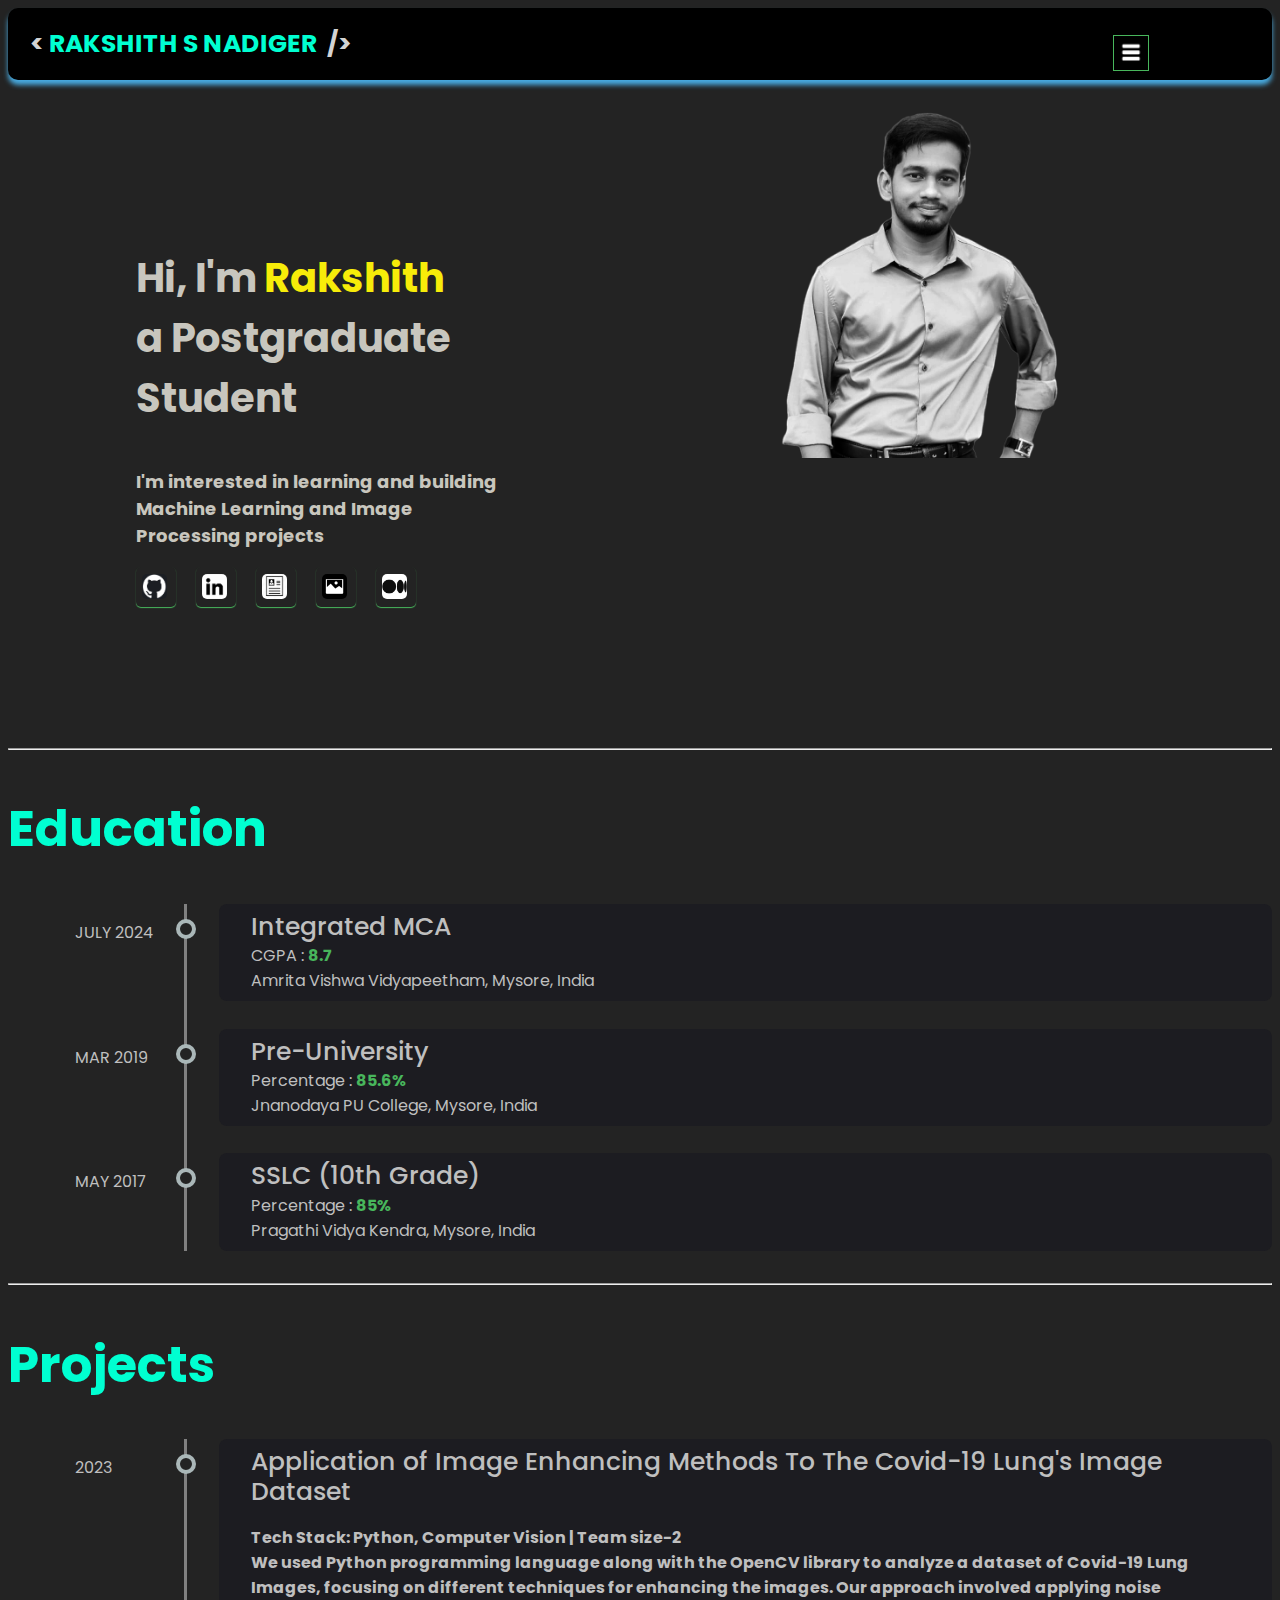
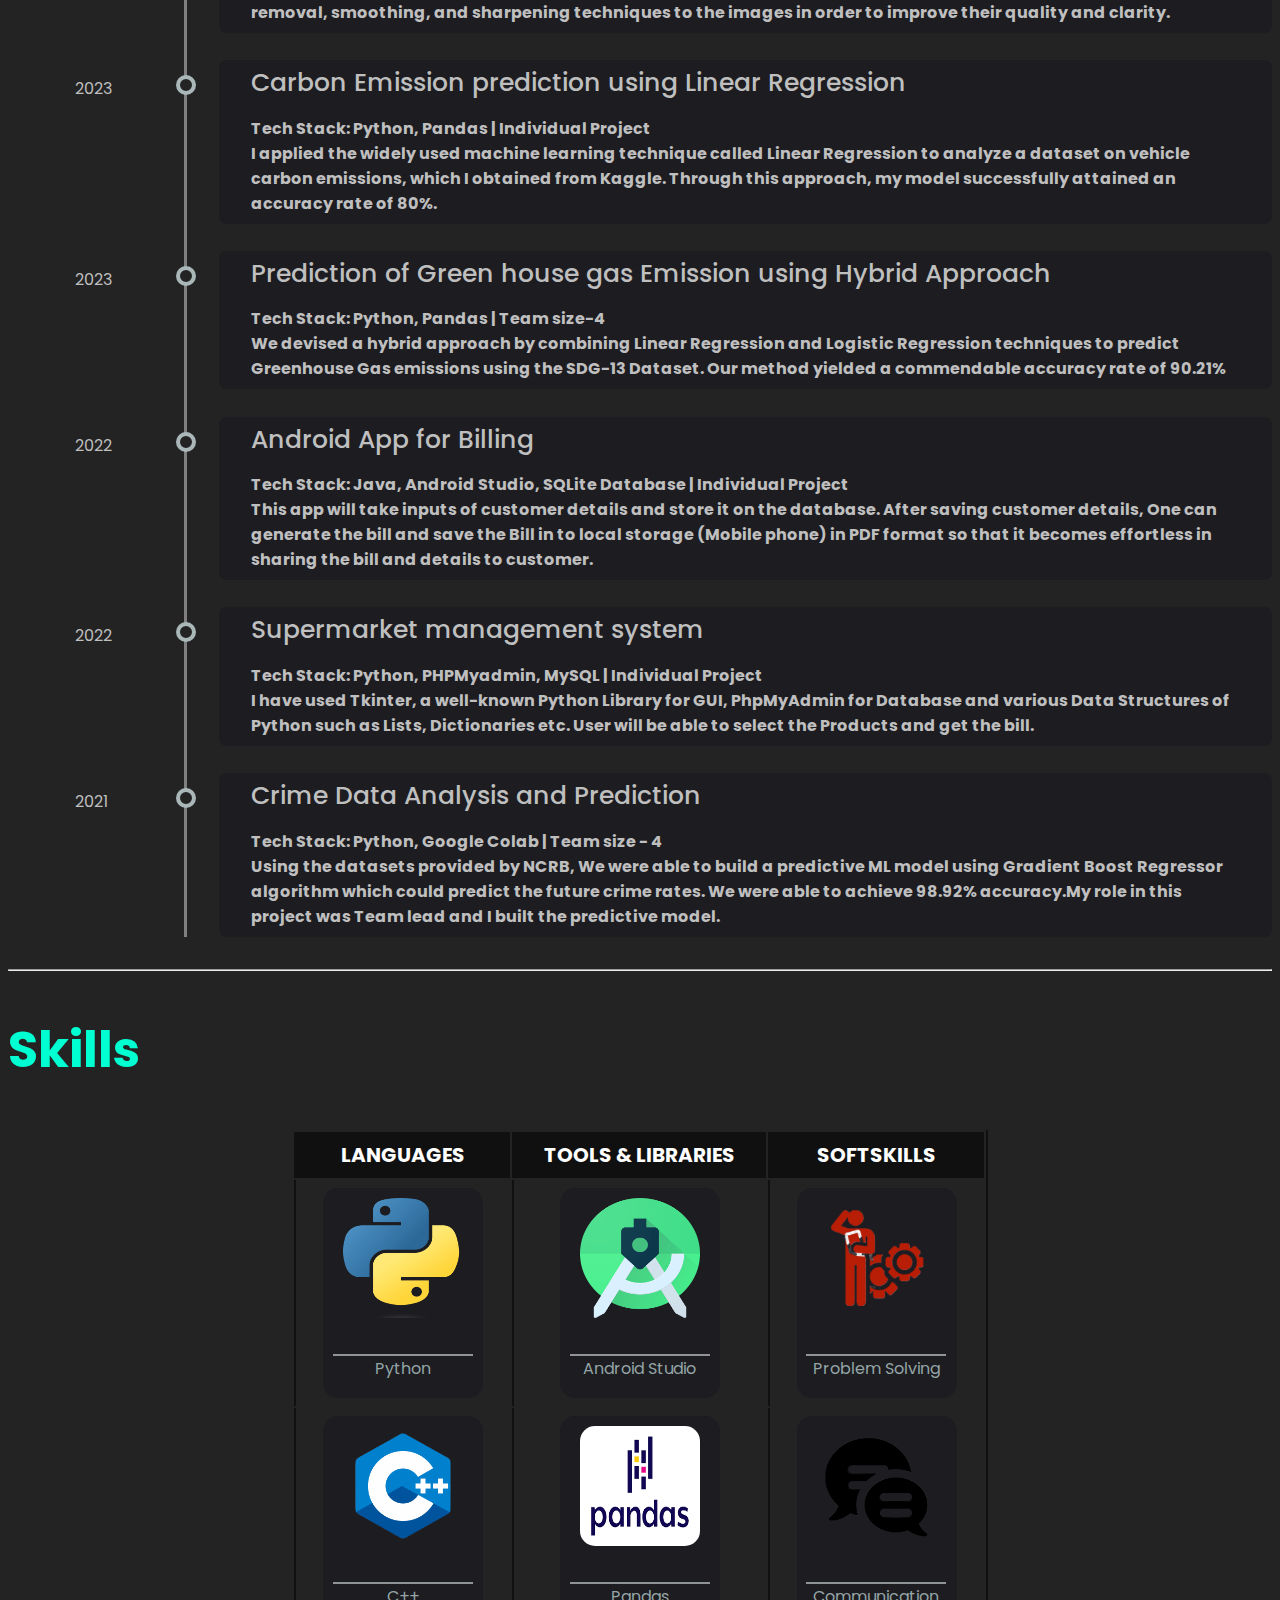
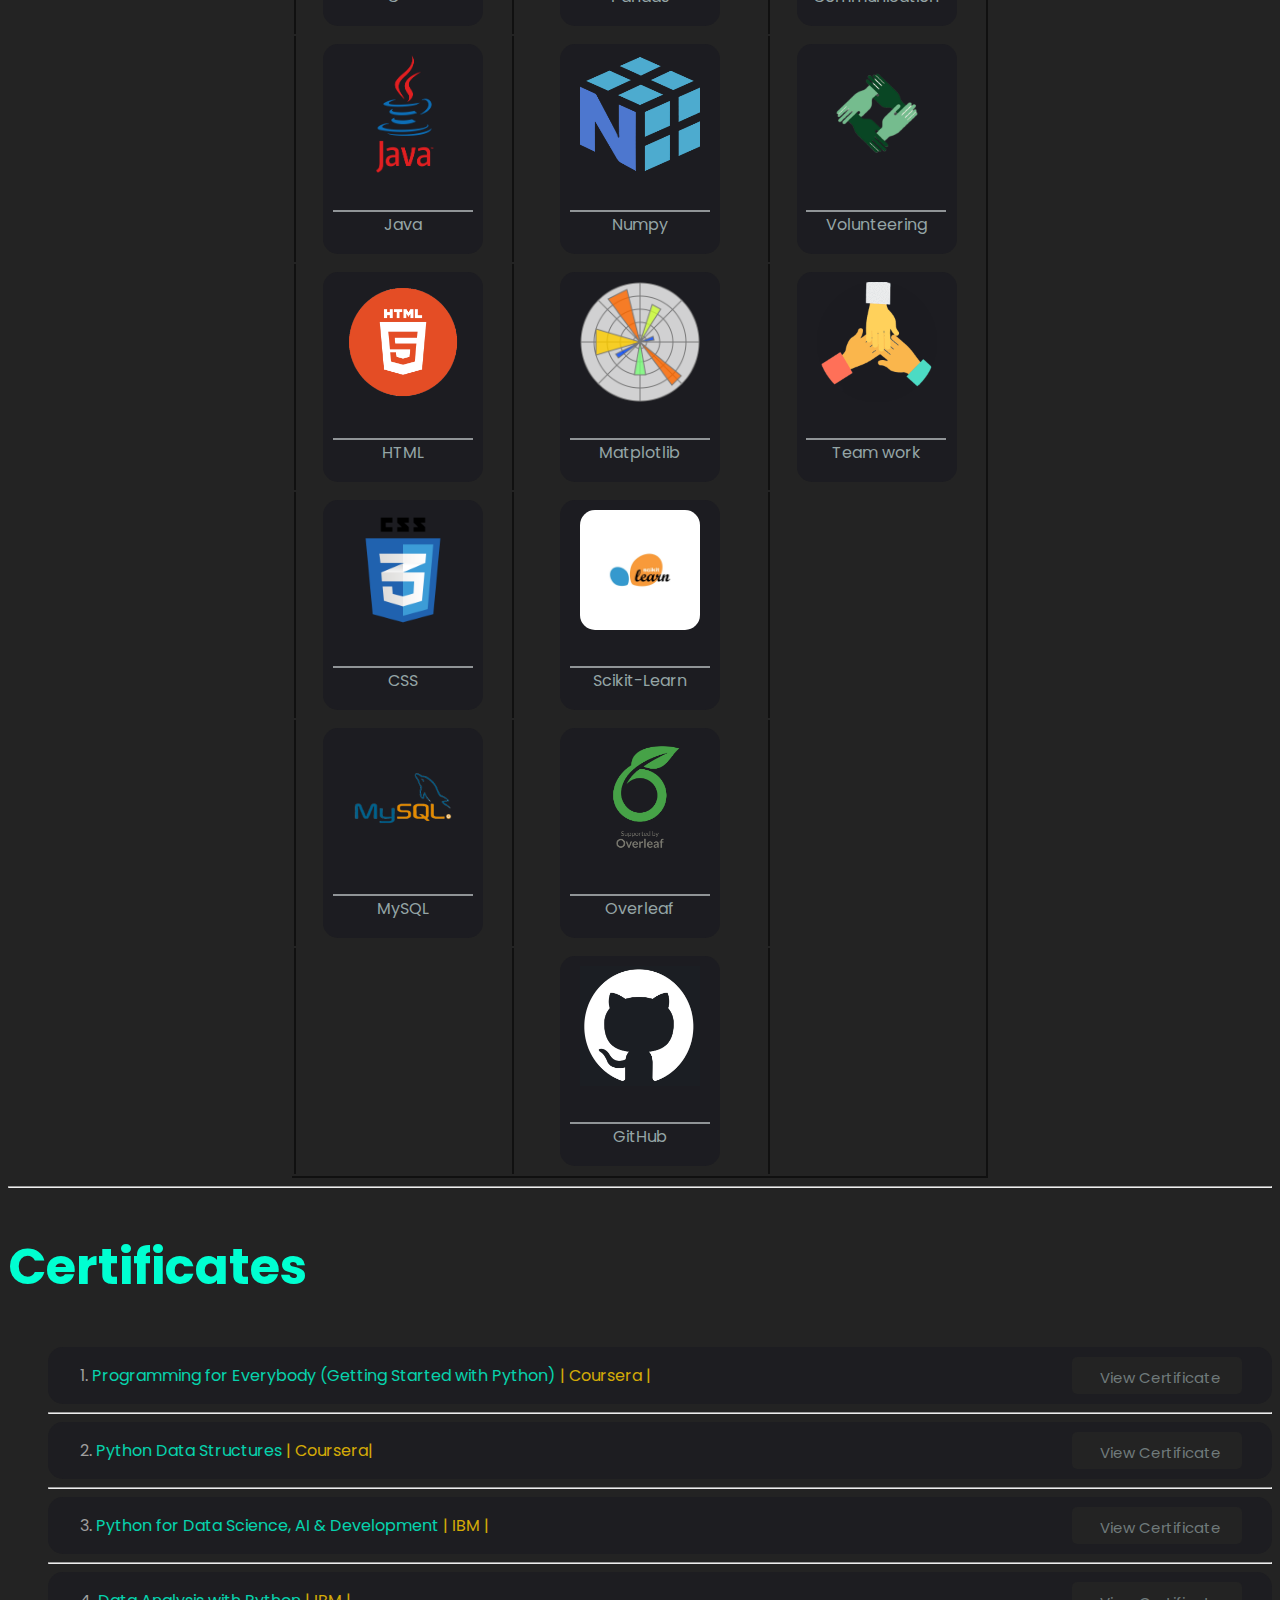
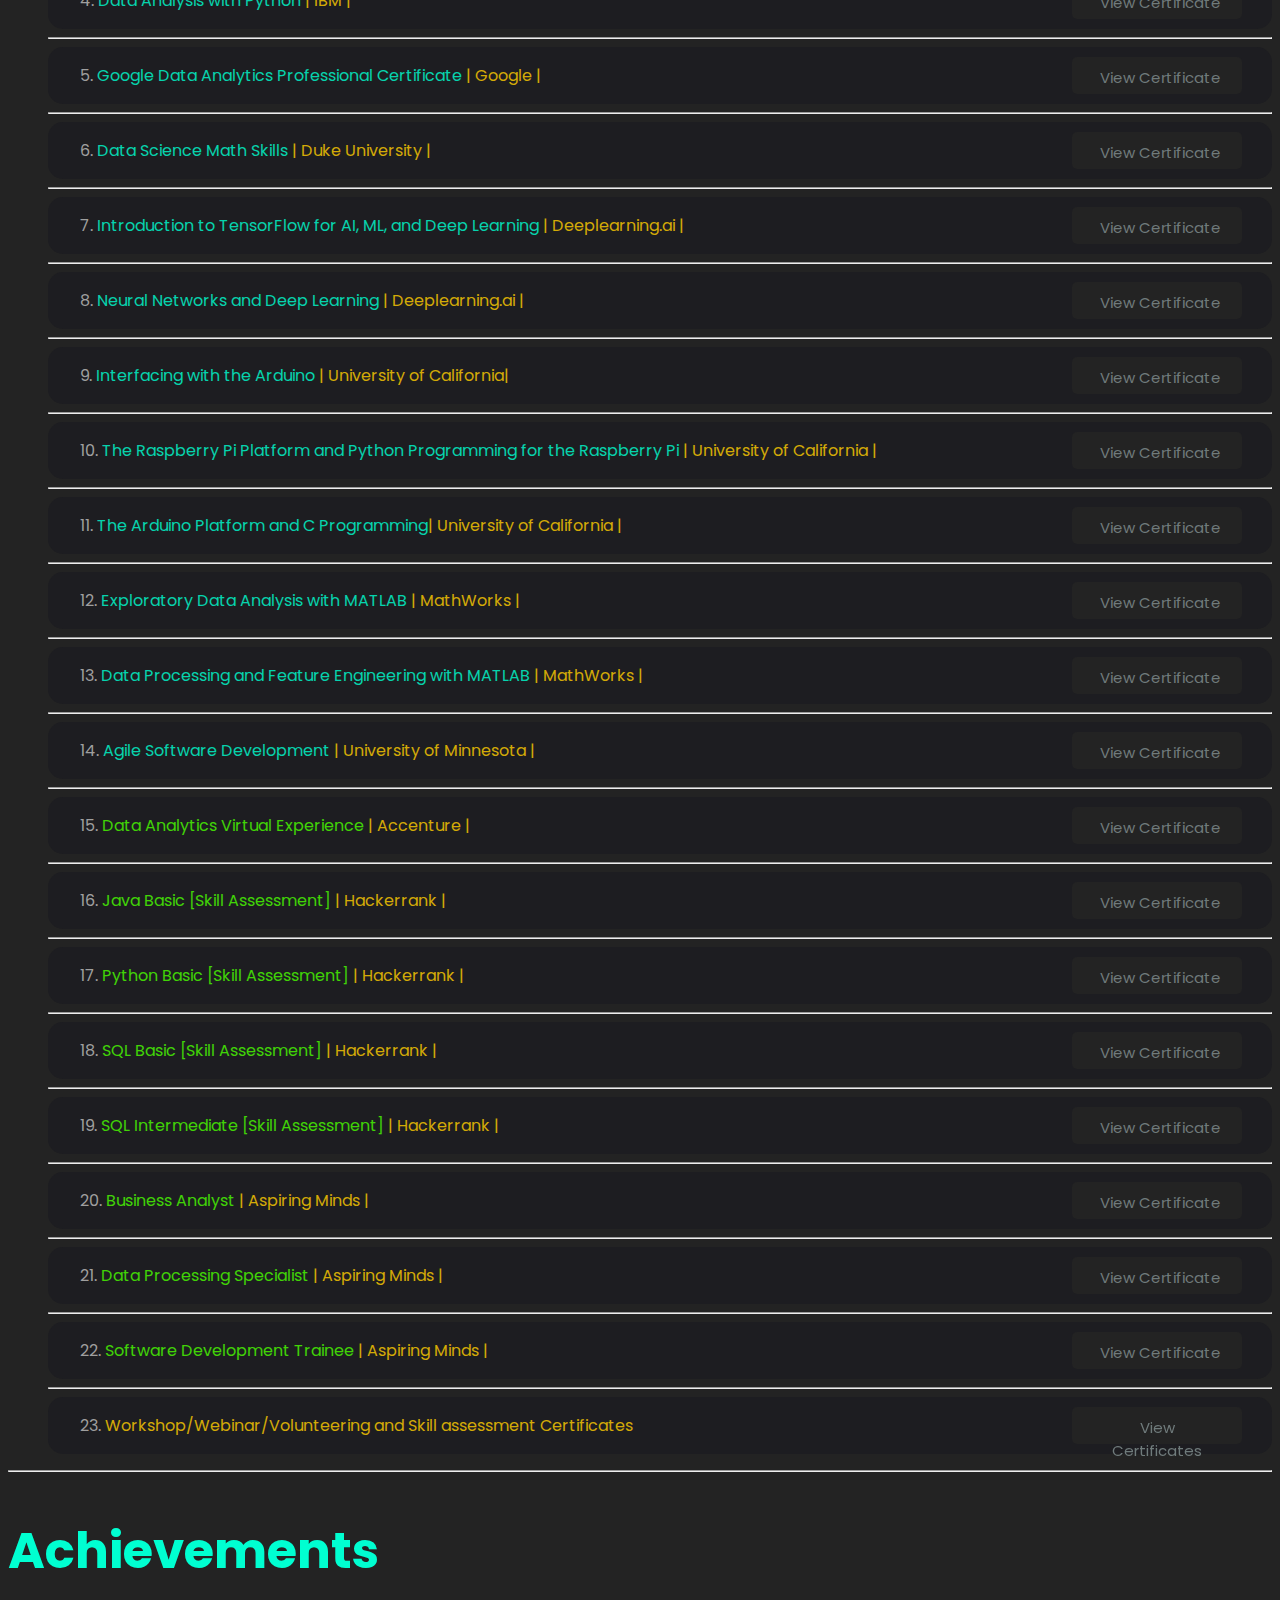
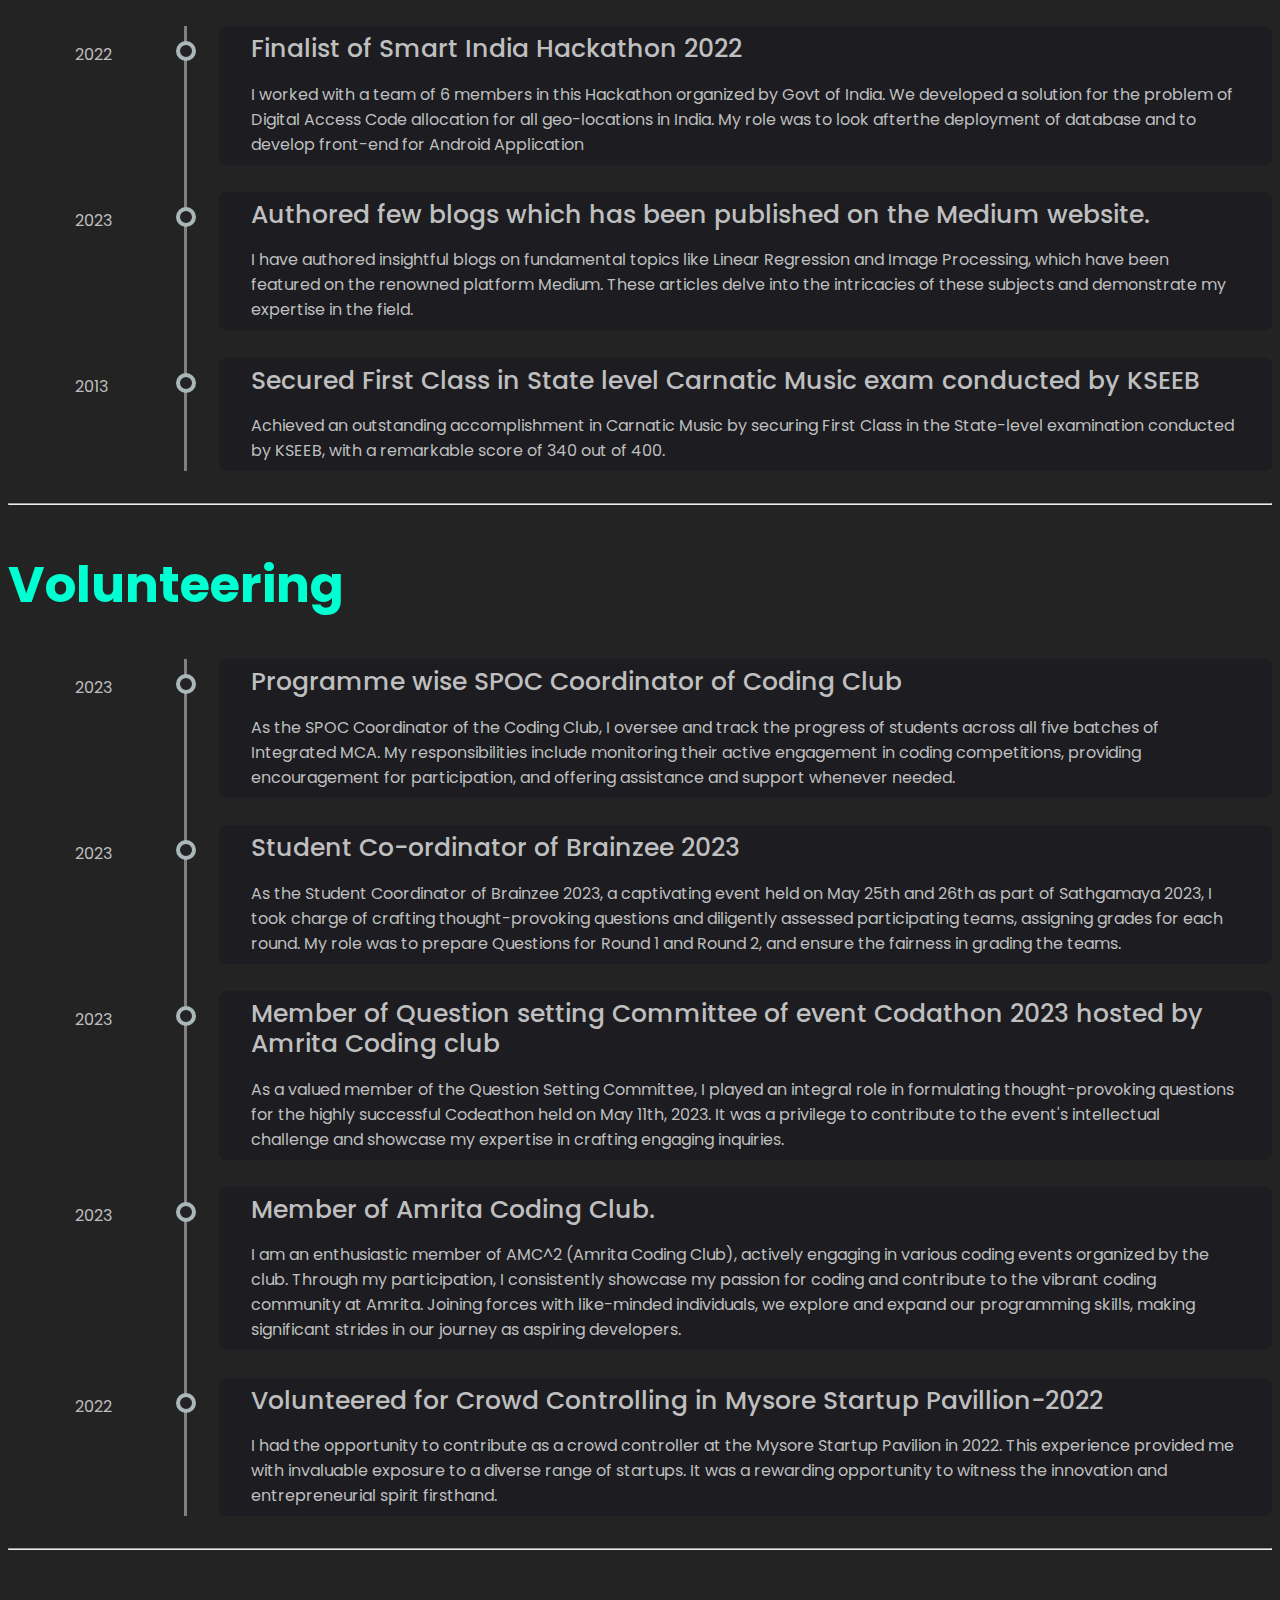
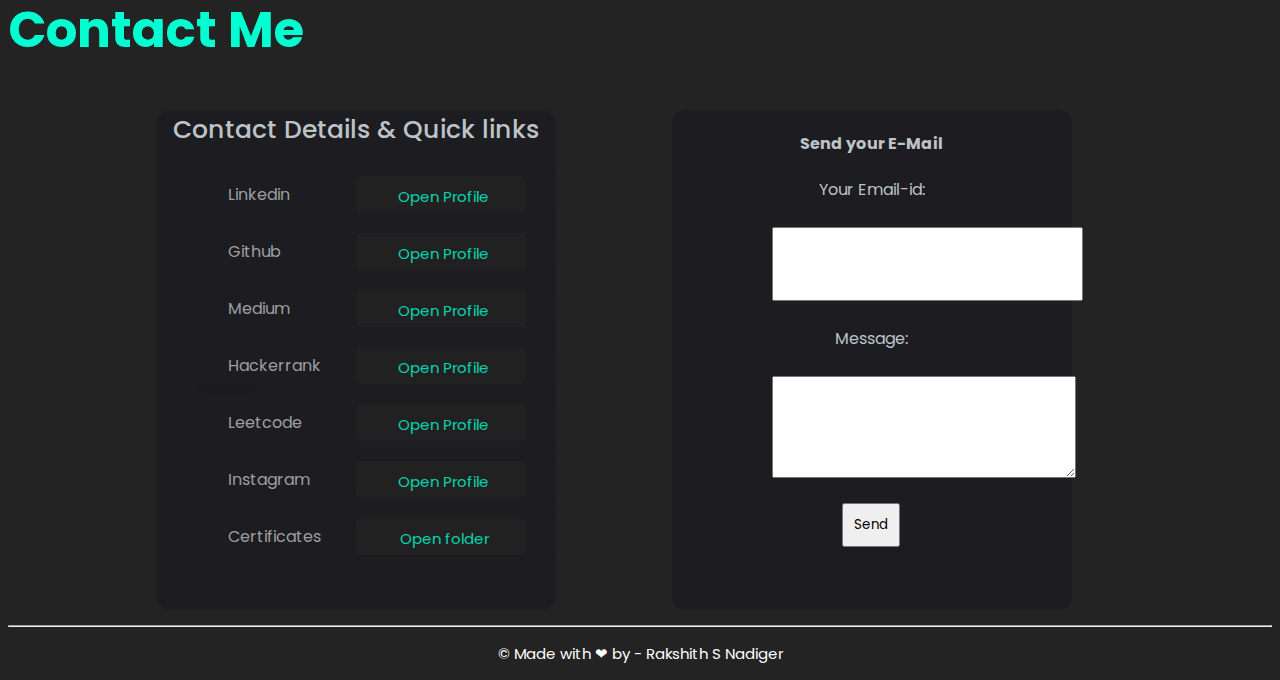
<file: index.html>
<html>
	<head>
	<link rel="stylesheet" href="indexcss.css">
	<title>Portfolio</title>
    <meta charset="UTF-8" />
    <meta http-equiv="X-UA-Compatible" content="IE=edge" />
    <meta name="viewport" content="width=device-width, initial-scale=1.0" />
  
	<link rel="stylesheet" as="font" onload="this.onload=null;this.rel='stylesheet'" href="https://fonts.googleapis.com/css?family=Poppins|Open+Sans:400italic,700italic,400,700">
	</head>
	<body>
	
	<script>
      /* Storing user's device details in a variable*/
      let details = navigator.userAgent;
      
      /* Creating a regular expression
      containing some mobile devices keywords
      to search it in details string*/
      let regexp = /android|iphone|kindle|ipad/i;
      
      /* Using test() method to search regexp in details
      it returns boolean value*/
      let isMobileDevice = regexp.test(details);
      
      if (isMobileDevice) {
		 alert("Error \n Please use Either PC or switch your Browser to Desktop mode to view this webpage");
      } else {
      }
   </script>
	
	
	
	<section class='title'>
	<h1><span style="color:lightgray;"> < </span> RAKSHITH S NADIGER <span style="color:lightgray;">  &nbsp;/> </span>
<div class="square1"><nav>
<div class="dropdown-menu">
<button class="menu-btn"><img src='icons/nav.jpg' width='30px' height='30px'/></button>
<div class="menu-content">
<a class="links-hidden" href="#edu">Education</a>
<a class="links-hidden" href="#proj">Projects</a>
<a class="links-hidden" href="#skills">Skills</a>
<a class="links-hidden" href="#cert">Certificates</a>
<a class="links-hidden" href="#ach">Achievements</a>
<a class="links-hidden" href="#contact">Contact ME!</a>
</div>
</div>
</nav></div>

	</section>
	<div class='grid'>
	<div class='intro'>
	<p style='font-size:40px'>Hi, I'm <span style="color:#F7EC09">Rakshith</span><br/> a Postgraduate Student</p>
	<p>I'm interested in learning and building Machine Learning and Image Processing projects</p>
	
	<p>
	<div class="square2"><a href='https://github.com/Rakshith102001'><img src='icons/git.jpg' width='25px' height='25px'/></a></div> &nbsp
	<div class="square2"><a href='https://www.linkedin.com/in/rakshith-s-nadiger-190b52209/'><img src='icons/linkedin.png' width='25px' height='25px'/></a></div> &nbsp;
	<div class="square2"><a href='resume.pdf'><img src='icons/resume.jpg' width='25px' height='25px'/></a></div>
	<div class="square2"><a href='Gallery page/gallery.html'><img src='icons/gallery.jpg' width='25px' height='25px'/></a></div>
	<div class="square2"><a href='https://medium.com/@rakshithsn2001'><img src='icons/medium.png' width='25px' height='25px'/></a></div>
	</p>
	</div>
	<div style='padding:8rem; position:relative;right:-5px;'>
	<div class="square"><img class='mine' src='icons/Me3.png' width='290px' height='350px'/></div>
	</div>
	</div>
	<hr style='color:#BDC3C7 ;'>
	
	
	 <h2 id='edu' class="educationsec">Education</h2>
     <ul class="timeline-items">
          <li class="timeline-item ptf-card">
            <h3>
              Integrated MCA
            </h3>
            <p class="date-interval">
              <time datetime="2023-04">JULY 2024</time>
            </p>
            <p class="location">CGPA : <span style='color:#48B65C;font-weight:bold;'> 8.7 </span><br/> Amrita Vishwa Vidyapeetham, Mysore, India</p>
          </li>
          <li class="timeline-item ptf-card">
            <h3>Pre-University</h3>
            <p class="date-interval">
              <time datetime="2018-05">MAR 2019</time>
            </p>
            <p class="location">Percentage : <span style='color:#48B65C;font-weight:bold;'> 85.6% </span><br/>Jnanodaya PU College, Mysore, India</p>
          </li>
          <li class="timeline-item ptf-card">
            <h3>SSLC (10th Grade) </h3>
            <p class="date-interval">
              <time datetime="2016-05">MAY 2017</time>
            </p>
            <p class="location">Percentage : <span style='color:#48B65C;font-weight:bold;'> 85% </span><br/>Pragathi Vidya Kendra, Mysore, India</p>
          </li>
        </ul>
	<hr style='color:#BDC3C7 ;'>
	
	<h2 id='proj' class="educationsec">Projects</h2>
     <ul class="timeline-items">
          <li class="timeline-item ptf-card">
            <h3>
             Application of Image Enhancing Methods To The Covid-19 Lung's Image Dataset
            </h3>
            <p class="date-interval">
              <time datetime="2023-04">2023</time>
            </p>
            <p class="desc">Tech Stack: Python, Computer Vision | Team size-2 <br/>
We used Python programming language along with the OpenCV library to analyze a dataset of Covid-19 Lung Images, focusing on different techniques for enhancing the images. Our approach involved applying noise removal, smoothing, and sharpening techniques to the images in order to improve their quality and clarity.</p>
          </li>
          <li class="timeline-item ptf-card">
            <h3>Carbon Emission prediction using Linear Regression </h3>
            <p class="date-interval">
              <time datetime="2018-05">2023</time>
            </p>
            <p class="desc">Tech Stack: Python, Pandas | Individual Project <br/>
I applied the widely used machine learning technique called Linear Regression to analyze a dataset on vehicle carbon emissions, which I obtained from Kaggle. Through this approach, my model successfully attained an accuracy rate of 80%.</p>
          </li>
          <li class="timeline-item ptf-card">
            <h3>Prediction of Green house gas Emission using Hybrid
Approach </h3>
            <p class="date-interval">
              <time datetime="2016-05">2023</time>
            </p>
            <p class="desc">Tech Stack: Python, Pandas | Team size-4<br/>
We devised a hybrid approach by combining Linear Regression and Logistic Regression techniques to predict Greenhouse Gas emissions using the SDG-13 Dataset. Our method yielded a commendable accuracy rate of 90.21%</p>
          </li>
		  <li class="timeline-item ptf-card">
            <h3>
              Android App for Billing
            </h3>
            <p class="date-interval">
              <time datetime="2023-04">2022</time>
            </p>
            <p class="desc">Tech Stack: Java, Android Studio, SQLite Database | Individual Project <br/>
This app will take inputs of customer details and store it on the database. After saving customer details, One can generate the bill and save the Bill in to local storage (Mobile phone) in PDF format so that it becomes effortless in sharing the bill and details to customer.</p>
          </li>
          <li class="timeline-item ptf-card">
            <h3>Supermarket management system</h3>
            <p class="date-interval">
              <time datetime="2018-05">2022</time>
            </p>
            <p class="desc">Tech Stack: Python, PHPMyadmin, MySQL | Individual Project <br/>
I have used Tkinter, a well-known Python Library for GUI, PhpMyAdmin for Database and various Data Structures of Python such as Lists, Dictionaries etc. User will be able to select the Products and get the bill.</p>
          </li>
          <li class="timeline-item ptf-card">
            <h3>Crime Data Analysis and Prediction </h3>
            <p class="date-interval">
              <time datetime="2016-05">2021</time>
            </p>
            <p class="desc">Tech Stack: Python, Google Colab | Team size - 4<br/>
Using the datasets provided by NCRB, We were able to build a predictive ML model using Gradient Boost Regressor algorithm which could predict the future crime rates. We were able to achieve 98.92% accuracy.My role in this project was Team lead and I built the predictive model.</p>
          </li>
		  
        </ul>
	<hr style='color:#BDC3C7 ;'>
	
	<h2 id='skills' class="educationsec">Skills</h2><center>
	<table width='55%' style='text-align:center;align-items:center;'>
	<tr bgcolor='#101010' style='color:white;font-size:20px'>
		<th border='1px'>LANGUAGES</th>
		<th border='1px'>TOOLS & LIBRARIES</th>
		<th border='1px'>SOFTSKILLS</th>
	</tr>
	
	<tr>
		<td><center><div class="square4"><center><img src='icons/py.png' class='logo' width='120px' height='120px' style='padding:10px;'/></center><br/><div class="square3"><center>Python</center></div></div></center></td>
		<td><center><div class="square4"><center><img src='icons/android.png' class='logo' width='120px' height='120px' style='padding:10px;'/></center><br/><div class="square3"><center>Android Studio</center></div></div></center></td>
		<td><center><div class="square4"><center><img src='icons/ps.png' class='logo' width='120px' height='120px' style='padding:10px;'/></center><br/><div class="square3"><center>Problem Solving</center></div></div></center></td>
	</tr>
	
	<tr>
		<td><center><div class="square4"><center><img src='icons/cpp.png' class='logo' width='120px' height='120px' style='padding:10px;'/></center><br/><div class="square3"><center>C++</center></div></div></center></td>
		<td><center><div class="square4"><center><img src='icons/pandas.png' class='logo' width='120px' height='120px' style='padding:10px;border-radius:25px;'/></center><br/><div class="square3"><center>Pandas</center></div></div></center></td>
		<td><center><div class="square4"><center><img src='icons/com.png' class='logo' width='120px' height='120px' style='padding:10px;'/></center><br/><div class="square3"><center>Communication</center></div></div></center></td>
	</tr>
	
	<tr>
		<td><center><div class="square4"><center><img src='icons/java.png' class='logo' width='120px' height='120px' style='padding:10px;'/></center><br/><div class="square3"><center>Java</center></div></div></center></td>
		<td><center><div class="square4"><center><img src='icons/numpy.png' class='logo' width='120px' height='120px' style='padding:10px;'/></center><br/><div class="square3"><center>Numpy</center></div></div></center></td>
		<td><center><div class="square4"><center><img src='icons/vol.png' class='logo' width='120px' height='120px' style='padding:10px;'/></center><br/><div class="square3"><center>Volunteering</center></div></div></center></td>
	</tr>
	
	<tr>
		<td><center><div class="square4"><center><img src='icons/html.png' class='logo' width='120px' height='120px' style='padding:10px;'/></center><br/><div class="square3"><center>HTML</center></div></div></center></td>
		<td><center><div class="square4"><center><img src='icons/mat.png' class='logo' width='120px' height='120px' style='padding:10px;'/></center><br/><div class="square3"><center>Matplotlib</center></div></div></center></td>
		<td><center><div class="square4"><center><img src='icons/team.png' class='logo' width='120px' height='120px' style='padding:10px;'/></center><br/><div class="square3"><center>Team work</center></div></div></center></td>
	</tr>
	
	<tr>
		<td><center><div class="square4"><center><img src='icons/css.png' class='logo' width='120px' height='120px' style='padding:10px;'/></center><br/><div class="square3"><center>CSS</center></div></div></center></td>
		<td><center><div class="square4"><center><img src='icons/sk.png' class='logo' width='120px' height='120px' style='padding:10px;border-radius:25px;'/></center><br/><div class="square3"><center>Scikit-Learn</center></div></div></center></td>
		<td></td>
	</tr>
	
	<tr>
		<td><center><div class="square4"><center><img src='icons/sql.png' class='logo' width='120px' height='120px' style='padding:10px;'/></center><br/><div class="square3"><center>MySQL</center></div></div></center></td>
		<td><center><div class="square4"><center><img src='icons/latex.png' class='logo' width='120px' height='120px' style='padding:10px;'/></center><br/><div class="square3"><center>Overleaf</center></div></div></center></td>
		<td></td>
		</tr>
	
	<tr>
		<td></td>
		<td><center><div class="square4"><center><img src='icons/git.jpg' class='logo' width='120px' height='120px' style='padding:10px;'/></center><br/><div class="square3"><center>GitHub</center></div></div></center></td>
		<td></td>
		</tr>
	</table></center>
		   
	<hr style='color:#BDC3C7 ;'>
	<h2 id='cert' class="educationsec">Certificates</h2>
	<center><ul id='certp'>
	<li class='certs'><p>1. <span style='color:#00FFD1'>Programming for Everybody (Getting Started with Python) </span><span style='color:#FFCD00'>| Coursera |</span> </p><div class="square5"><a href='https://coursera.org/share/ad9ec8e232d9806a7d5a5e1eb92cd46b'>View Certificate</a></div></li>
	<hr style='color:#BDC3C7 ;'>
	<li class='certs'><p>2.<span style='color:#00FFD1'> Python Data Structures </span><span style='color:#FFCD00'>| Coursera|</span> </p><div class="square5"><a href='https://coursera.org/share/235a8a339e0fd2c8563b22ee135de95e'>View Certificate</a></div></li>
	<hr style='color:#BDC3C7 ;'>
	<li class='certs'><p>3. <span style='color:#00FFD1'>Python for Data Science, AI & Development </span><span style='color:#FFCD00'>| IBM |</span> </p><div class="square5"><a href='https://coursera.org/share/dae89da1654ac29361729215316e36a9'>View Certificate</a></div></li>
	<hr style='color:#BDC3C7 ;'>
	<li class='certs'><p>4. <span style='color:#00FFD1'>Data Analysis with Python </span><span style='color:#FFCD00'>| IBM |</span> </p><div class="square5"><a href='https://coursera.org/share/35783b4243e356e5f3cd87bcfb5affd8'>View Certificate</a></div></li>
	<hr style='color:#BDC3C7 ;'>
	<li class='certs'><p>5. <span style='color:#00FFD1'>Google Data Analytics Professional Certificate </span><span style='color:#FFCD00'>| Google |</span> </p><div class="square5"><a href='https://coursera.org/share/21ecb95acb74a454315c74dc8727927c'>View Certificate</a></div></li>
	<hr style='color:#BDC3C7 ;'>
	<li class='certs'><p>6. <span style='color:#00FFD1'>Data Science Math Skills </span><span style='color:#FFCD00'>| Duke University |</span> </p><div class="square5"><a href='https://coursera.org/share/86b6dbfc2830d6eb50e2a91a8d7cde3a'>View Certificate</a></div></li>
	<hr style='color:#BDC3C7 ;'>
	<li class='certs'><p>7. <span style='color:#00FFD1'>Introduction to TensorFlow for AI, ML, and Deep Learning </span><span style='color:#FFCD00'>| Deeplearning.ai |</span> </p><div class="square5"><a href='https://coursera.org/share/f62108ca629352380eeb4531b10ab103'>View Certificate</a></div></li>
	<hr style='color:#BDC3C7 ;'>
	<li class='certs'><p>8.  <span style='color:#00FFD1'>Neural Networks and Deep Learning </span><span style='color:#FFCD00'>| Deeplearning.ai |</span> </p><div class="square5"><a href='https://coursera.org/share/bc79862a263087488b3e2ec81f1aac55'>View Certificate</a></div></li>
	<hr style='color:#BDC3C7 ;'>
	<li class='certs'><p>9.<span style='color:#00FFD1'> Interfacing with the Arduino </span><span style='color:#FFCD00'>| University of California|</span> </p><div class="square5"><a href='https://coursera.org/share/39866523643fa5bfb42d89db8c9ddddc'>View Certificate</a></div></li>
	<hr style='color:#BDC3C7 ;'>
	<li class='certs'><p>10. <span style='color:#00FFD1'>The Raspberry Pi Platform and Python Programming for the Raspberry Pi </span><span style='color:#FFCD00'>| University of California |</span> </p><div class="square5"><a href='https://coursera.org/share/4d4e74a08ed88c3e8d24600077e8ee52'>View Certificate</a></div></li>
	<hr style='color:#BDC3C7 ;'>
	<li class='certs'><p>11. <span style='color:#00FFD1'>The Arduino Platform and C Programming</span><span style='color:#FFCD00'>| University of California |</span> </p><div class="square5"><a href='https://coursera.org/share/2e704634b65bc87a6bdfcdd6d94182a8'>View Certificate</a></div></li>
	<hr style='color:#BDC3C7 ;'>
	<li class='certs'><p>12. <span style='color:#00FFD1'>Exploratory Data Analysis with MATLAB </span><span style='color:#FFCD00'>| MathWorks |</span> </p><div class="square5"><a href='https://coursera.org/share/9891a0b9d2cbcc789ec238628f6251d5'>View Certificate</a></div></li>
	<hr style='color:#BDC3C7 ;'>
	<li class='certs'><p>13. <span style='color:#00FFD1'>Data Processing and Feature Engineering with MATLAB </span><span style='color:#FFCD00'>| MathWorks |</span> </p><div class="square5"><a href='https://coursera.org/share/55d3b1e2f7c909b42e4386a3eb01a650'>View Certificate</a></div></li>
	<hr style='color:#BDC3C7 ;'>
	<li class='certs'><p>14. <span style='color:#00FFD1'>Agile Software Development </span><span style='color:#FFCD00'>| University of Minnesota |</span> </p><div class="square5"><a href='https://coursera.org/share/4b6be7625a2c306a954beb4e7162f3ac'>View Certificate</a></div></li>
	<hr style='color:#BDC3C7 ;'>
	
	<li class='certs'><p>15. <span style='color:#49FF00'>Data Analytics Virtual Experience </span><span style='color:#FFCD00'>| Accenture |</span> </p><div class="square5"><a href='https://insidesherpa.s3.amazonaws.com/completion-certificates/Accenture%20North%20America/hzmoNKtzvAzXsEqx8_Accenture_DEHu8MLdsumB7HAgu_1638544463033_completion_certificate.pdf'>View Certificate</a></div></li>
	<hr style='color:#BDC3C7 ;'>
	<li class='certs'><p>16.  <span style='color:#49FF00'>Java Basic [Skill Assessment] </span><span style='color:#FFCD00'>| Hackerrank |</span> </p><div class="square5"><a href='https://www.hackerrank.com/certificates/b94f7a47a822'>View Certificate</a></div></li>
	<hr style='color:#BDC3C7 ;'>
	<li class='certs'><p>17.  <span style='color:#49FF00'>Python Basic [Skill Assessment] </span><span style='color:#FFCD00'>| Hackerrank |</span> </p><div class="square5"><a href='https://www.hackerrank.com/certificates/ee6a0afd63a9'>View Certificate</a></div></li>
	<hr style='color:#BDC3C7 ;'>
	<li class='certs'><p>18.  <span style='color:#49FF00'>SQL Basic [Skill Assessment] </span><span style='color:#FFCD00'>| Hackerrank |</span> </p><div class="square5"><a href='https://www.hackerrank.com/certificates/72fa10b30aa6'>View Certificate</a></div></li>
	<hr style='color:#BDC3C7 ;'>
	<li class='certs'><p>19.  <span style='color:#49FF00'>SQL Intermediate [Skill Assessment] </span><span style='color:#FFCD00'>| Hackerrank |</span> </p><div class="square5"><a href='https://www.hackerrank.com/certificates/c84c10c71715'>View Certificate</a></div></li>
	<hr style='color:#BDC3C7 ;'>
	<li class='certs'><p>20.  <span style='color:#49FF00'>Business Analyst </span><span style='color:#FFCD00'>| Aspiring Minds |</span> </p><div class="square5"><a href='https://www.myamcat.com/certificate/29863437/business-analyst/94'>View Certificate</a></div></li>
	<hr style='color:#BDC3C7 ;'>
	<li class='certs'><p>21.  <span style='color:#49FF00'>Data Processing Specialist </span><span style='color:#FFCD00'>| Aspiring Minds |</span> </p><div class="square5"><a href='https://www.myamcat.com/certificate/29863437/data-processing-specialist/211'>View Certificate</a></div></li>
	<hr style='color:#BDC3C7 ;'>
	<li class='certs'><p>22.  <span style='color:#49FF00'>Software Development Trainee </span><span style='color:#FFCD00'>| Aspiring Minds |</span> </p><div class="square5"><a href='https://www.myamcat.com/certificate/29863437/software-development-trainee/166'>View Certificate</a></div></li>
	<hr style='color:#BDC3C7 ;'>
	<li class='certs'><p>23.  <span style='color:#FFCD00'>Workshop/Webinar/Volunteering and Skill assessment Certificates </span> </p><div class="square5"><a href='https://drive.google.com/drive/folders/12dygyvAHBFqGVWPpByAlqICNlL-tqAJp?usp=drive_link'>View Certificates</a></div></li>
	
	</ul></center>
	
	<hr style='color:#BDC3C7 ;'>
	
	<h2 id='ach' class="educationsec">Achievements</h2>
	<ul class="timeline-items">
          <li class="timeline-item ptf-card">
            <h3>
             Finalist of Smart India Hackathon 2022
            </h3>
            <p class="date-interval">
              <time datetime="2023-04">2022</time>
            </p>
            <p>I worked with a team of 6 members in this Hackathon organized by Govt of
India. We developed a solution for the problem of Digital Access Code allocation for
all geo-locations in India. My role was to look afterthe deployment of database and to develop front-end
for Android Application</p></li>

          <li class="timeline-item ptf-card">
            <h3>Authored few blogs which has been published on the Medium website. </h3>
            <p class="date-interval">
              <time datetime="2018-05">2023</time>
            </p>
            <p>I have authored insightful blogs on fundamental topics like Linear Regression and Image Processing, which have been featured on the renowned platform Medium. These articles delve into the intricacies of these subjects and demonstrate my expertise in the field.</p></li>
          <li class="timeline-item ptf-card">
            <h3>Secured First Class in State level Carnatic Music exam conducted by KSEEB</h3>
            <p class="date-interval">
              <time datetime="2016-05">2013</time>
            </p>
            <p>Achieved an outstanding accomplishment in Carnatic Music by securing First Class in the State-level examination conducted by KSEEB, with a remarkable score of 340 out of 400.</p></li>
		  
        </ul>

	<hr style='color:#BDC3C7 ;'>
	
	<h2 id='skills' class="educationsec">Volunteering</h2>
	<ul class="timeline-items">
	
			<li class="timeline-item ptf-card">
					<h3>
					 Programme wise SPOC Coordinator of Coding Club
					</h3>
					<p class="date-interval">
					  <time datetime="2023-04">2023</time>
					</p>
					<p>As the SPOC Coordinator of the Coding Club, I oversee and track the progress of students across all five batches of Integrated MCA. My responsibilities include monitoring their active engagement in coding competitions, providing encouragement for participation, and offering assistance and support whenever needed.</p></li>
			
			
          <li class="timeline-item ptf-card">
            <h3>
             Student Co-ordinator of Brainzee 2023
            </h3>
            <p class="date-interval">
              <time datetime="2023-04">2023</time>
            </p>
            <p>As the Student Coordinator of Brainzee 2023, a captivating event held on May 25th and 26th as part of Sathgamaya 2023, I took charge of crafting thought-provoking questions and diligently assessed participating teams, assigning grades for each round. My role was to prepare Questions for Round 1 and Round 2, and ensure the fairness in grading the teams.</p></li>

          <li class="timeline-item ptf-card">
            <h3>Member of Question setting Committee of event Codathon 2023 hosted by Amrita Coding club</h3>
            <p class="date-interval">
              <time datetime="2018-05">2023</time>
            </p>
            <p>As a valued member of the Question Setting Committee, I played an integral role in formulating thought-provoking questions for the highly successful Codeathon held on May 11th, 2023. It was a privilege to contribute to the event's intellectual challenge and showcase my expertise in crafting engaging inquiries.</p></li>
			
          <li class="timeline-item ptf-card">
            <h3>Member of Amrita Coding Club.</h3>
            <p class="date-interval">
              <time datetime="2016-05">2023</time>
            </p>
            <p>I am an enthusiastic member of AMC^2 (Amrita Coding Club), actively engaging in various coding events organized by the club. Through my participation, I consistently showcase my passion for coding and contribute to the vibrant coding community at Amrita. Joining forces with like-minded individuals, we explore and expand our programming skills, making significant strides in our journey as aspiring developers.</p></li>
			
			<li class="timeline-item ptf-card">
            <h3>Volunteered for Crowd Controlling in Mysore Startup Pavillion-2022</h3>
            <p class="date-interval">
              <time datetime="2018-05">2022</time>
            </p>
            <p>I had the opportunity to contribute as a crowd controller at the Mysore Startup Pavilion in 2022. This experience provided me with invaluable exposure to a diverse range of startups. It was a rewarding opportunity to witness the innovation and entrepreneurial spirit firsthand.</p></li>
			
		  
        </ul>
	<hr style='color:#BDC3C7 ;'>
	
	<h2 id='contact' class="educationsec">Contact Me</h2>
	<form method="POST"
              action=
    "mailto: rakshithsn2001@gmail.com"
              enctype="multipart/form-data">

<div class='grid'>
<center><div class='square6'>
<center><h3 style='padding:5px;'>Contact Details & Quick links</h3></center>
<center><ul id='certp'>
	<li class='certs'><p>Linkedin</p><div class="square5"><a href='https://www.linkedin.com/in/rakshith-s-nadiger/'><span style='color:#00FFD1;position:relative;left:-17%;'>Open Profile</span></a></div></li>
	<li class='certs'><p>Github</p><div class="square5"><a href='https://github.com/Rakshith102001'><span style='color:#00FFD1;position:relative;left:-17%;'>Open Profile</span></a></div></li>
	<li class='certs'><p>Medium</p><div class="square5"><a href='https://medium.com/@rakshithsn2001'><span style='color:#00FFD1;position:relative;left:-17%;'>Open Profile</span></a></div></li>
	<li class='certs'><p>Hackerrank</p><div class="square5"><a href='https://www.hackerrank.com/Rakshithsn2001?hr_r=1'><span style='color:#00FFD1;position:relative;left:-17%;'>Open Profile</span></a></div></li>
	<li class='certs'><p>Leetcode</p><div class="square5"><a href='https://leetcode.com/rakshithsn2001/'><span style='color:#00FFD1;position:relative;left:-17%;'>Open Profile</span></a></div></li>
	<li class='certs'><p>Instagram</p><div class="square5"><a href='https://instagram.com/_rakshith.s.n?igshid=NTc4MTIwNjQ2YQ=='><span style='color:#00FFD1;position:relative;left:-17%;'>Open Profile</span></a></div></li>
	<li class='certs'><p>Certificates</p><div class="square5"><a href='https://drive.google.com/drive/folders/12dygyvAHBFqGVWPpByAlqICNlL-tqAJp?usp=drive_link'><span style='color:#00FFD1;position:relative;left:-17%;'>Open folder</span></a></div></li>
	
	</ul></center>

</div></center>
<div class='square6'>
<center><h4>Send your E-Mail</h4></center>
<label for="name" style='justify-content: center;display: flex;color:'>Your Email-id:</label><br>
<input type="text" id="name" name="name" style='justify-content: center;display: flex;margin-left: 100px;padding: 25px;'/><br>


<label for="ContactCommentt" style='justify-content: center;display: flex;'>Message:</label><br>
<textarea id=”ContactCommentt” rows=”300″ cols=”300″ style='justify-content: center;display: flex;margin-left: 100px;padding: 30px;'></textarea><br/>
<input type="submit" value="Send" style='justify-content: center;display: flex;margin-left: 170px;padding: 10px;'/>
</div>
</form>
</div>
	<hr style='color:#BDC3C7 ;'>
	
	
	<p class="cpyright"> &copy Made with &#10084 by - Rakshith S Nadiger </p>
	</body>
</html>
</file>
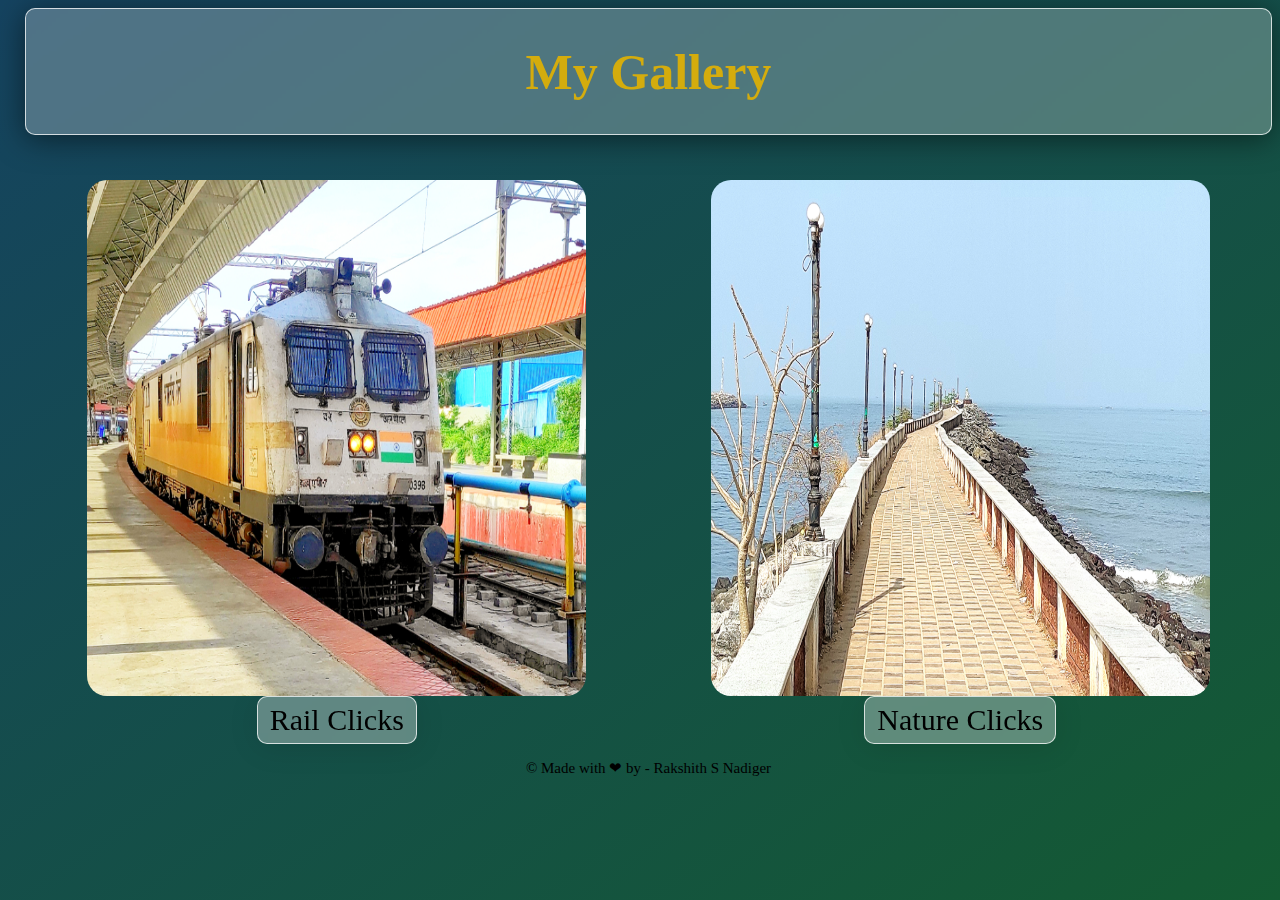
<file: Gallery page/gallery.html>
<html>
	<head>
		<link rel="stylesheet" href="style.css">
		<title>My Gallery</title>
	</head>
	<body>
		<center><div id="title"><h1>My Gallery</h1></div></center>
		<center>
		<div class="row">
		  <div class="column"><img class='railimg1' src="images/Train1.jpg" width="600px" height="400px" /> 
		  <a href="railgallery.html" class='railbtn'>Rail Clicks</a></div>
		  <div class="column"><img src="images/Env1.jpg" width="600px" height="400px" class="railimg1"/>
		  <a href="naturegallery.html" class='railbtn'>Nature Clicks</a></div>
		</div>
		</center>
		<p style="font-size:15px; color:black; text-align:center; font-family:Tahoma; "> &copy Made with &#10084 by - Rakshith S Nadiger </p>
	</body>
</html>
</file>
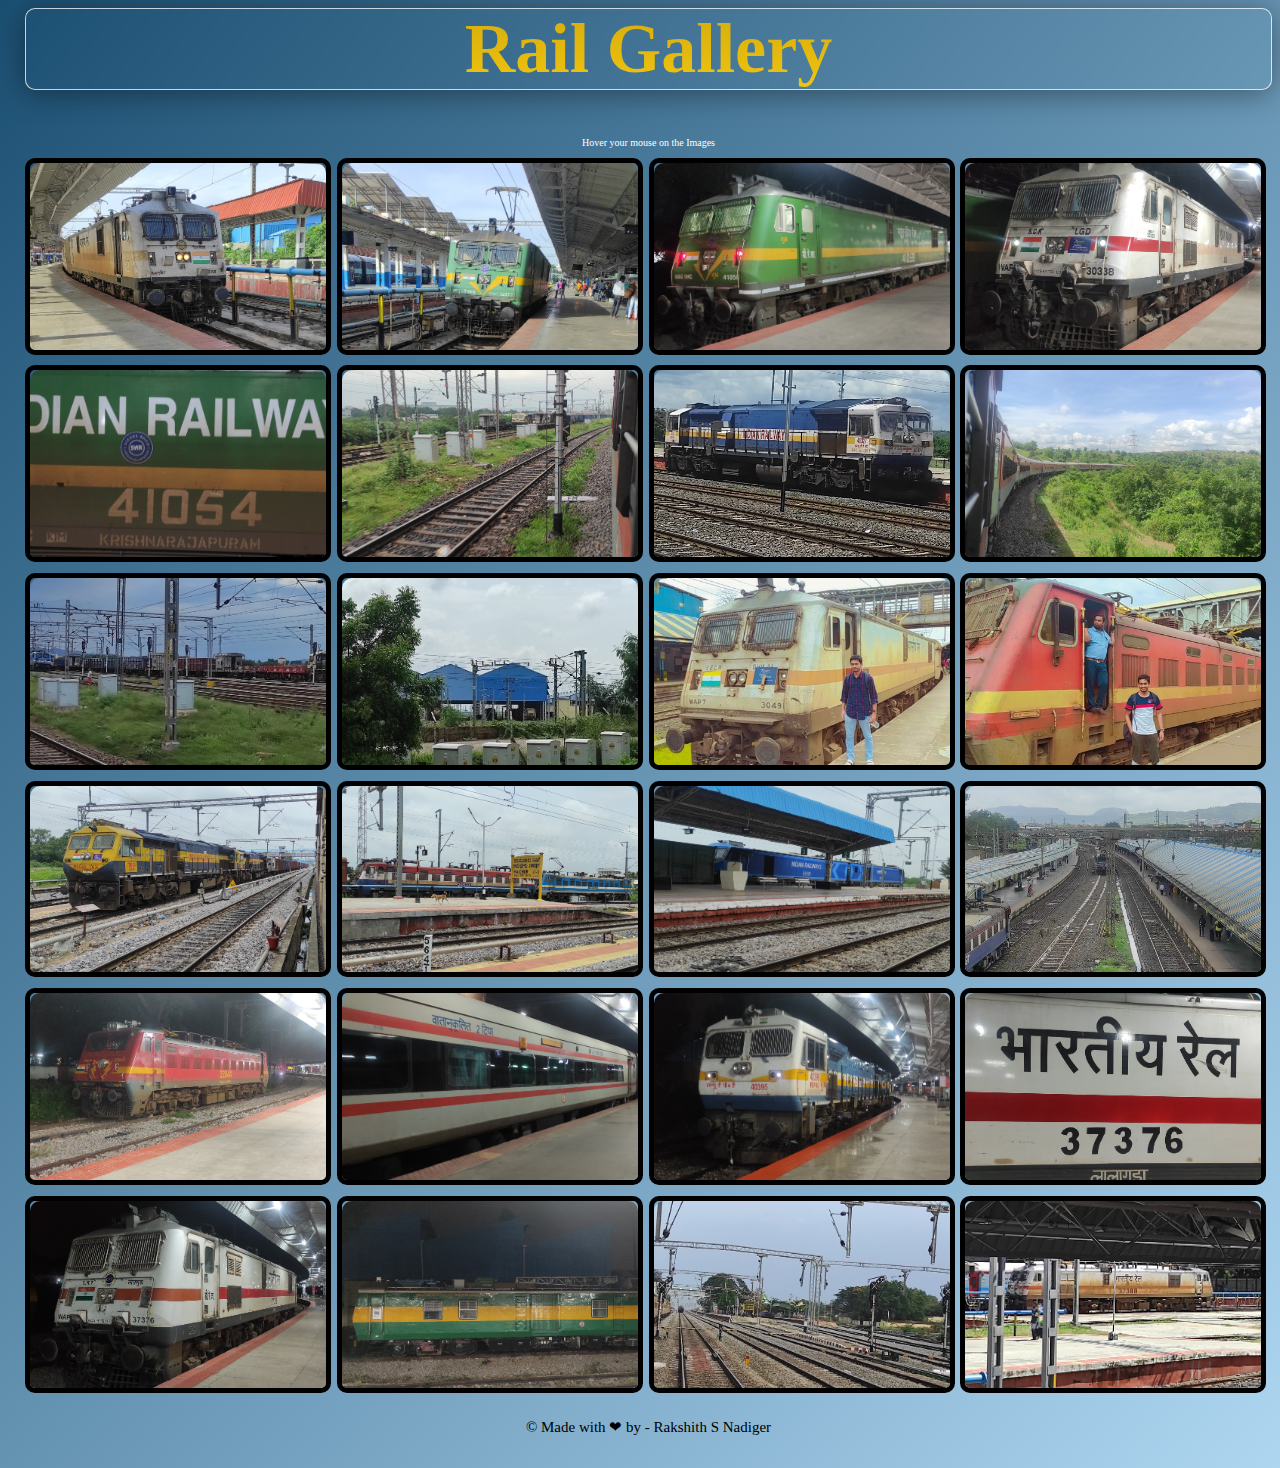
<file: Gallery page/railgallery.html>
<html>
	<head>
	<link rel="stylesheet" href="railcss.css">
	<title>Rail Gallery</title>
	</head>
	<body>
	
	<h1> Rail Gallery</h1>
	<p>Hover your mouse on the Images</p>
	
	<div class="grid">
		  <div class="imgwrapper"><img src="images/trains/train1.jpg" /><div class="content"><div class="txt">Krishnarajapuram/KJM WAP-7 <br/> 2023-Mysore</div></div></div>
		  <div class="imgwrapper"><img src="images/trains/train2.jpg"/><div class="content"><div class="txt">Krishnarajapuram/KJM WAG-9HC<br/>2023-Mysore</div></div></div>
		  <div class="imgwrapper"><img src="images/trains/train3.jpg"/><div class="content"><div class="txt">Krishnarajapuram/KJM WAG-9HC<br/>2023-Mysore</div></div></div>
		  <div class="imgwrapper"><img src="images/trains/train4.jpg"/><div class="content"><div class="txt">Lallaguda/LGD WAP-7<br/>2023-Mysore</div></div></div>
		  
	</div>
	
	<div class="grid">
		  <div class="imgwrapper"><img src="images/trains/train5.jpg" /><div class="content"><div class="txt">Krishnarajapuram/KJM WAG-9HC <br/> 2023-Mysore</div></div></div>
		  <div class="imgwrapper"><img src="images/trains/train6.jpg"/><div class="content"><div class="txt">Entering Toranagallu JN<br/>2022-Toranagallu JN</div></div></div>
		  <div class="imgwrapper"><img src="images/trains/train7.jpg"/><div class="content"><div class="txt">Gooty/GY WDP-4D<br/>2022-Parli Vaijnath</div></div></div>
		  <div class="imgwrapper"><img src="images/trains/train8.jpg"/><div class="content"><div class="txt">Scenic view of Ghats<br/>2022-B/W Latur & Parbhani</div></div></div>
		  
	</div>
	
	<div class="grid">
		  <div class="imgwrapper"><img src="images/trains/train9.jpg" /><div class="content"><div class="txt">Freights at Toranagallu JN<br/> 2022-Toranagallu JN</div></div></div>
		  <div class="imgwrapper"><img src="images/trains/train10.jpg"/><div class="content"><div class="txt">Guntakal/GTL Loco shed<br/>2022-Guntakal JN</div></div></div>
		  <div class="imgwrapper"><img src="images/trains/train11.jpg"/><div class="content"><div class="txt">Bhilai/BIA WAP-7<br/>2022-Lonavala</div></div></div>
		  <div class="imgwrapper"><img src="images/trains/train12.jpg"/><div class="content"><div class="txt">Vadodara/BRC WAP-4<br/>2022-Pune</div></div></div>
		  
	</div>
	
	<div class="grid">
		  <div class="imgwrapper"><img src="images/trains/train13.jpg" /><div class="content"><div class="txt">Kazipet/KZJ WDG-4D Twins<br/> 2022-Near Mantralayam Road</div></div></div>
		  <div class="imgwrapper"><img src="images/trains/train14.jpg"/><div class="content"><div class="txt">Bhilai/BIA WAG-7 Twins<br/>2022-Raichur JN</div></div></div>
		  <div class="imgwrapper"><img src="images/trains/train15.jpg"/><div class="content"><div class="txt">Saharanpur/SRE WAG-12<br/>2022-Near Krishna</div></div></div>
		  <div class="imgwrapper"><img src="images/trains/train16.jpg"/><div class="content"><div class="txt">Bankers Locomotives<br/>2022-Lonavala</div></div></div>
		  
	</div>
	
	<div class="grid">
		  <div class="imgwrapper"><img src="images/trains/train17.jpg" /><div class="content"><div class="txt">Arakkonam/AJJ WAP-4<br/> 2022-Mysore</div></div></div>
		  <div class="imgwrapper"><img src="images/trains/train18.jpg"/><div class="content"><div class="txt">Bezel less 1AC Coach<br/>2022-Mysore</div></div></div>
		  <div class="imgwrapper"><img src="images/trains/train20.jpg"/><div class="content"><div class="txt">Krishnarajapuram/KJM WDP-4D<br/>2022-Mysore</div></div></div>
		  <div class="imgwrapper"><img src="images/trains/train21.jpg"/><div class="content"><div class="txt">Lallaguda/LGD WAP-7<br/>2022-Mysore</div></div></div>
		  
	</div>
	
	<div class="grid">
		  <div class="imgwrapper"><img src="images/trains/train22.jpg" /><div class="content"><div class="txt">Lallaguda/LGD WAP-7<br/> 2022-Toranagallu JN</div></div></div>
		  <div class="imgwrapper"><img src="images/trains/train23.jpg"/><div class="content"><div class="txt">8W OHE Van<br/>2022-Mysore</div></div></div>
		  <div class="imgwrapper"><img src="images/trains/train24.jpg"/><div class="content"><div class="txt">Installation of OHE Poles at RRB<br/>2021-Birur</div></div></div>
		  <div class="imgwrapper"><img src="images/trains/train25.jpg"/><div class="content"><div class="txt">Krishnarajapuram/KJM WAP-7 "Rani Chennamma"<br/>2021-Mysore</div></div></div>
		  
	</div>
	<p style="font-size:15px; color:black;"> &copy Made with &#10084 by - Rakshith S Nadiger </p>
	</body>
</html>
</file>
<file: indexcss.css>
body{
	background-color:#232323 ;
}

::-webkit-scrollbar {
  width: 10px;
}

/* Track */
::-webkit-scrollbar-track {
  box-shadow: inset 0 0 5px grey; 
  border-radius: 10px;
}
 
/* Handle */
::-webkit-scrollbar-thumb {
  background: #C8C6BE; 
  border-radius: 10px;
}

.grid{
	display: grid;
	grid-template-columns: repeat(auto-fit,minmax(50px,1fr));
	position:relative;
}


.menu-btn {
   background-color: black;
   color: white;
   padding: 2px;
   font-size: 16px;
   border: 1px solid #48B65C;
}
.dropdown-menu {
   position: relative;
   left:76%;
   top:-10%;
   display: inline-block;
   z-index: 5;
  
}
.menu-content {
   display: none;
   position: absolute;
   min-width: 160px;
   z-index: 5;
}

.links,.links-hidden{
   display: inline-block;
   color: rgb(255, 255, 255);
   padding: 12px 16px;
   text-decoration: none;
   font-size: 15px;
   font-weight: bold;
    background-color:black;
	height: 30px;
  width: 110px;
  z-index:-1;
}
.links-hidden{
   display: block;
}
.links{
   display: block;
}
.links-hidden:hover,.links:hover {
	box-shadow: #48B65C  0 0 10px;
	color: #BDC3C7;
}
.dropdown-menu:hover .menu-content {
   display: block;
}
.dropdown-menu:hover .menu-btn {
	box-shadow: #48B65C  0 0 10px;
	color: #BDC3C7;
}

h1{
	color:	#00FFD1;
	font-size:25px;
	font-family:Poppins,sans-serif;;
	padding-left:12px;
}

.title{
	background-color:black;
	position:relative;
	padding-top:0.1px;
	padding-bottom:0.1px;
	padding-right:20px;
	padding-left:10px;
	border-radius:10px;
	box-shadow: 0 5px 5px #48abe0;
}

.intro{
	font-size:18px;
	font-weight:bold;
	font-family:Poppins,sans-serif;;
	padding:8rem;
	color:#C8C6BE;
}


.square {	
  height: 250px;
  width: 300px;
  background-color: #232323;
  z-index:-1;
  animation: shadows 10s infinite
}

.square1 {	
position:absolute;
right:150px;
top:27px;
  z-index:1;
}
.square2 {	
float:left;
  height: 40px;
  width: 40px;
  background-color: #232323;
  z-index:-1;
  box-shadow: 0 1px 1px #48B65C;
  box-shadow: #48B65C  1 1 5px;
  border-radius:5px;
  margin-right:20px;
}

.square2:hover {
	box-shadow: #48B65C  0 0 20px;
}

.square2 img{
	z-index:1;
	position:relative;
	left:6px;
	top:7px;
	border-radius:5px;
}

@keyframes shadows {
 0% { box-shadow: #48abe0 0 0 10px; }
 50% { box-shadow: #48B65C  0 0 10px; }
  75% { box-shadow: #48B65C  0 0 10px; }
  100% { box-shadow: #48abe0 0 0 10px; }
}
html {
  scroll-behavior: smooth;
}

.mine{
	z-index:1;
	position:relative;
	top:-100px;
}


/* Style the links inside the navigation bar */
.title a {
  float: right;
  position:relative;
  bottom:10px;
  color: #839192 ;
  text-align: center;
  padding: 14px 16px;
  text-decoration: none;
  font-size: 15px;
}

/* Change the color of links on hover */
.title a:hover {
  color: #BDC3C7;
}

/* Add a color to the active/current link */
.title a.active {
  background-color: #04AA6D;
  color: white;
}
.educationsec{
	font-size:50px;
	color:	#00FFD1;
	font-family:Poppins,sans-serif;;
}
	
.timeline {
  position: relative;
  max-width: 1200px;
  margin: 0 auto;
}

/* The actual timeline (the vertical ruler) */
.timeline::after {
  content: '';
  position: absolute;
  width: 4px;
  background-color: #AAB7B8;
  top: 0;
  bottom: 0;
  left: 25%;
  margin-left: -3px;
}

/* Container around content */
.container {
  padding-top:2px;
  padding-bottom:2px;
  position: relative;
  background-color: inherit;

}

/* Place the container to the left */
.left {
  width: 5%;
  left: 15%;
}

/* Place the container to the right */
.right {
top:-70%;
 left: 25.45%;
   background-color: black;
   color:white;
  width: 50%;
}


/* Fix the circle for containers on the right side */
.timeline-item::after {
  left: -43px;
    content: '';
  position: absolute;
  width: 12px;
  height: 12px;
  right: -30px;
  background-color: #232323;
  border: 4px solid #AAB7B8;
  top: 15px;
  border-radius: 50%;
  z-index: 1;
}

/* The actual content */
.content {
  position: relative;
  border-radius: 6px;
}

/* Media queries - Responsive timeline on screens less than 600px wide */
@media screen and (max-width: 600px) {
/* Place the timelime to the left */
  .timeline::after {
    left: -10px;
  }

/* Full-width containers */
  .container {
    width: 100%;
    padding-left: 70px;
    padding-right: 10px;
  }

/* Make sure that all arrows are pointing leftwards */


/* Make sure all circles are at the same spot */
.right::after {
    left: 15px;
  }
}

.timeline-items {
    list-style-type: none;
    margin-block: 2rem;
    padding-left: 2rem;
    border-left: 3px solid gray;
    margin-left: 11rem;
}

.timeline-items li.timeline-item.ptf-card {
    align-items: flex-start;
    padding-block: .5rem;
    border-radius: .5rem;
    opacity: 1;
}
.timeline-items li.timeline-item {
    margin-bottom: 2rem;
    margin-top: -0.3rem;
    position: relative;
}

.ptf-card {
    display: flex;
    flex-direction: column;
    align-items: center;
    padding-inline: 2rem;
    background-color: #1c1c21;
    color: #bfbfbf;
    opacity: .8;
    transition: all .2s ease-in-out;
}
p.location{
	margin:0rem;
}
*{
	font-family:Poppins,sans-serif;
}

.timeline-items li.timeline-item .date-interval {
    position: absolute;
    left: -9rem;
    top: 0rem;
}
.timeline-items li.timeline-item p {
    margin-bottom: 0;
}
h3{
    margin-top: 0;
    margin-bottom: .1rem;
	font-family:Poppins,sans-serif;
    font-weight: 500;
	font-size:25px;
    line-height: 1.2;
    color: var(--bs-heading-color);
}

p.desc{
font-weight:bold;}

.skill-items li.skill-item .col1 {
    position: absolute;
	text-align:center;
    left: 10%;
    top: 0rem;
}

.skill-items li.skill-item .col2 {
    position: absolute;
    left: 40%;
    top: 0rem;
	text-align:center;
}

.skill-items li.skill-item .col3 {
    position: absolute;
	text-align:center;
    left: 70%;
    top: 0rem;
}

.skill-items li.skill-item p {
    margin-bottom: 0;
}

.skill-items {
    list-style-type: none;
    margin-block: 2rem;
    padding-left: 2rem;

}

.skill-items li.skill-item.ptf-card {
    align-items: flex-start;
    padding-block: .5rem;
    border-radius: .5rem;
    opacity: 1;
}
.skill-items li.skill-item {
    margin-bottom: 2rem;
    margin-top: -0.3rem;
    position: relative;
}

.ptf-card .label {
    text-align: center;
    padding: 1rem 2rem;
    border-top: .2rem solid #000;
}
.square3 {	
position:relative;
left:6%;
top:0.4px;
  height: 30px;
  width: 140px;
  color:#95A5A6;
  	text-align:justify;
  border-top: 2px solid #909497;
	z-index:1;
}


.square4 {	
position:relative;
top:0.4px;
  height: 210px;
  width: 160px;
  transition: .2ms ease-in-out;
  background-color: #1c1c21;
  z-index:1;
  text-align:justify;
  border-radius:15px;
}

.square4:hover{
	opacity:1;
	box-shadow: #FFCD00    0 0 15px;
	color:#BFC9CA ;
}

.timeline-item:hover{
	opacity:1;
	box-shadow: #00E8FF   0 0 10px;
	color:#BFC9CA ;
}

table{
border-bottom: 2px solid #101010;
border-right: 2px solid #101010;
}

tr,td,th{
	border-left:2px solid #101010;
	padding:.5rem;
	align-items:center;
}

.certs{
	 display: flex;
	 position:relative;
    align-items: left;
    padding-inline: 2rem;
    background-color: #1c1c21;
	border-radius:15px;
    color: #bfbfbf;
    opacity: .8;
    transition: all .2s ease-in-out;
}

.certs p{
		max-width:70%;
		text-align:left;
word-wrap:break-word;}


.square5 {	
position:absolute;
right:30px;
top:10px;
  height: 27px;
  width: 160px;
  text-align:center;
  background-color: #232323;
  z-index:-1;
  border-radius:2px solid #48B65C;
  border-radius:5px;
  color: #839192 ;
  text-align: center;
  padding: 5px 5px;
  text-decoration: none;
}

.square5:hover {
	box-shadow: #FFCD00  0 0 10px;
}

.certs a {
  float: right;
  position:relative;
  bottom:10px;
  color: #839192 ;
  text-align: center;
  padding: 14px 16px;
  text-decoration: none;
  font-size: 15px;
}

/* Change the color of links on hover */
.certs a:hover {
  color: #BDC3C7;
}


.square6 {	
position:relative;
left:5%;
top:0.4px;
  height: 500px;
  width: 400px;
  align-items:center;
  color:gray;
  transition: .2ms ease-in-out;
  background-color: #1c1c21;
  color:#BDC3C7;
  z-index:1;
  text-align:justify;
  border-radius:15px;
}
.cd{
	 display: flex;
	 position:relative;
    align-items: left;
	max-width:100px;
    padding-inline: 2rem;
    background-color: #1c1c21;
	border-radius:15px;
    color: #bfbfbf;
    opacity: .8;
    transition: all .2s ease-in-out;
}

.cd a {
  float: right;
  position:relative;
  bottom:10px;
  color: #839192 ;
  text-align: center;
  padding: 14px 16px;
  text-decoration: none;
  font-size: 15px;
}

/* Change the color of links on hover */
.cd a:hover {
  color: #BDC3C7;
}

.square6:hover{
	opacity:1;
	box-shadow: #FFCD00    0 0 15px;
	color:#E5E7E9 ;
}

.cpyright{
	font-size:15px; 
	color:white; 
	text-align:center; 
	font-family:Poppins,sans-serif;;
}
</file>
<file: Gallery page/style.css>
#title {
background: rgba(255, 255, 255, 0.25);
border-radius: 10px;
box-shadow: 0 4px 30px rgba(0, 0, 0, 0.5);
backdrop-filter: blur(1px);
-webkit-backdrop-filter: blur(0px);
border: 1px solid rgba(255, 255, 255, 0.75);
}

body{
	margin-left:25px;
	margin-bottom:2rem;
	background-image: linear-gradient(to bottom right, #154360, #145A32);
}

h1{
	color:#D4AC0D; 
	font-family:Tahoma; 
	font-size:50px;
}

.column {
  float: left;
  width: 50%;
  padding-top:45px;

}

/* Clear floats after the columns */
.row:after {
  content: "";
  display: table;
  clear: both;
}

.railimg1 {
	border-radius: 20px;
	
}

.railbtn {
	padding-top: 45px;
	font-size:30px;
	-moz-appearance: button;
    -ms-appearance: button;
    -o-appearance: button;
    -webkit-appearance: button;
    appearance: button;
    text-decoration: none;
    color: #000;
    padding: 0.2em 0.4em;
	background: rgba(255, 255, 255, 0.32);
	border-radius: 10px;
	box-shadow: 0 4px 30px rgba(0, 0, 0, 0.1);
	backdrop-filter: blur(5px);
	-webkit-backdrop-filter: blur(0px);
	border: 1px solid rgba(255, 255, 255, 0.75);
	position:27px;
}

a{
	padding-top:2rem;
}

img{
	width: 80%; /* takes the 100 % width of its container (.box div)*/
  height: 60%;

}
</file>
<file: Gallery page/railcss.css>
.txt:first-line{
	font-size:20px;
	color:black;
	text-align:center;
	font-family:Georgia;
	font-style:normal;
}

.txt{
	font-size:15px;
	color:black;
	text-align:center;
	font-family:Tahoma;
	font-style:italic;
}

body{
	margin-left:25px;
	margin-bottom:2rem;
	background-image: linear-gradient(to bottom right, #1B4F72   , #AED6F1);
}

p{
	font-family:Tahoma; 
	font-size:10px;
	text-align:center;
	color:white;
}


.grid{
	display: grid;
	grid-template-columns: repeat(auto-fit,minmax(50px,1fr));
}

.imgwrapper{
	position:relative;
	border: 5px solid black;
	overflow:hidden;
	border-radius: 10px;
	width:95%;
	align-items:center;
	height:90%;
	
}
h1{
	font-family:Tahoma; 
	font-size:70px;
	text-align:center;
	background: -webkit-linear-gradient(#D4AC0D, #F1C40F);
  -webkit-background-clip: text;
  -webkit-text-fill-color: transparent;
border-radius: 10px;
box-shadow: 0 4px 30px rgba(0, 0, 0, 0.4);
backdrop-filter: blur(5px);
-webkit-backdrop-filter: blur(5px);
border: 1px solid rgba(255, 255, 255, 0.75);
}

.imgwrapper > img{
	display: block;
	width:100%;
	height:100%
	aspect-ratio:3/2;
	border-radius: 10px;
	object-fit:cover;
	position:center;
}

.imgwrapper > .content{
	position:absolute;
	inset:0;
	padding:1rem;
	background:rgba(255,255,255,0.4);
	display:flex;
	justify-content:center;
	align-items:center;
}

.imgwrapper > img,
.imgwrapper > .content{
	transition:200ms ease-in-out;
}

.imgwrapper >.content{
	opacity:0;
}

.imgwrapper:hover >.content{
	opacity:1;
}

.imgwrapper:hover > img{
	filter: blur(1px);
	transform: scale(1.1);
}
</file>
